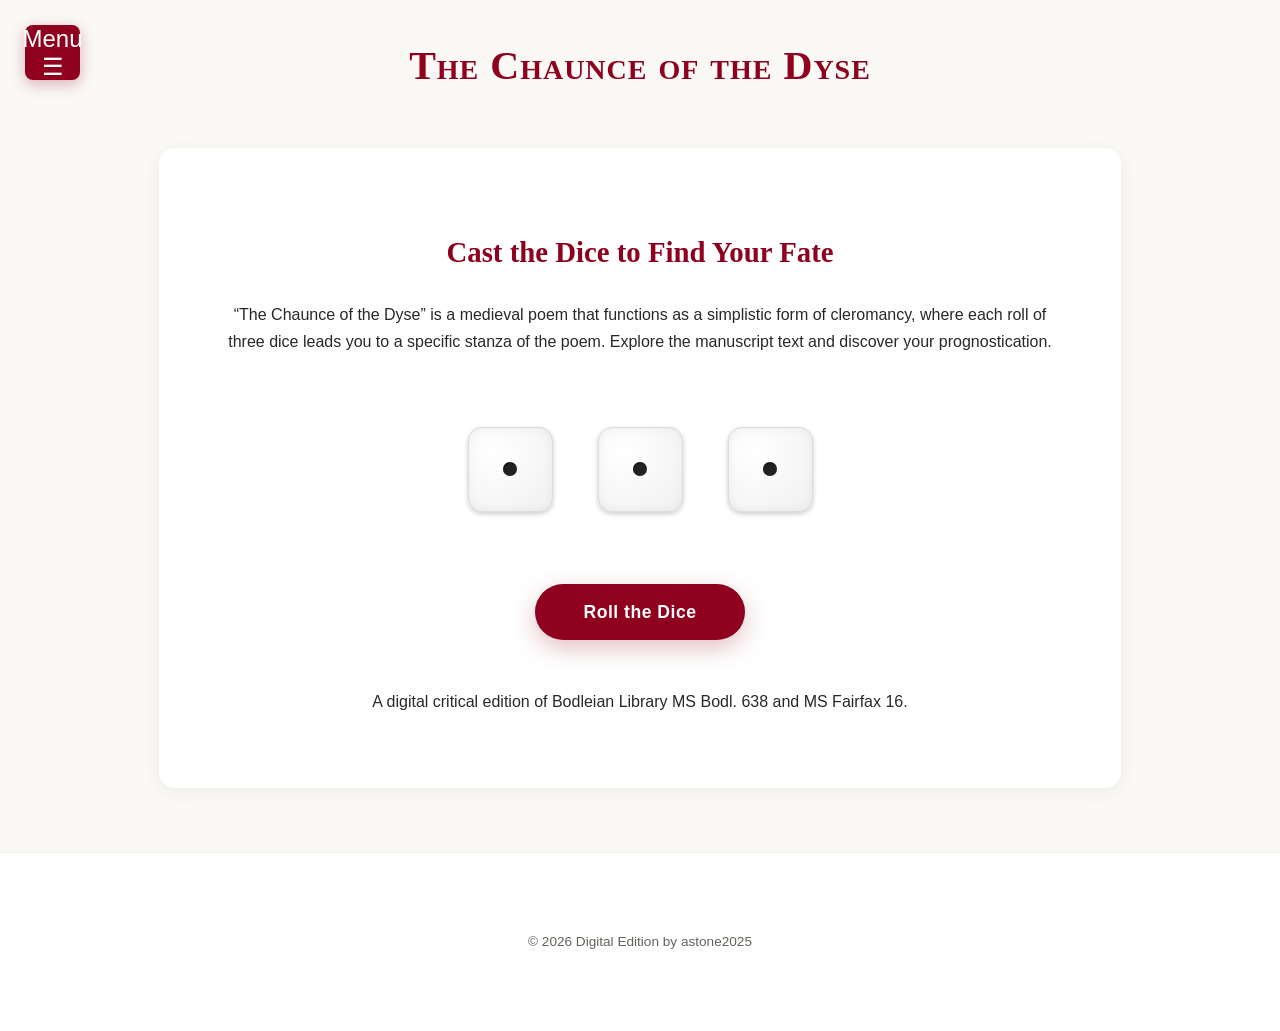
<file: index.html>
<!DOCTYPE html>
<html lang="en">
<head>
    <meta charset="UTF-8">
    <meta name="viewport" content="width=device-width, initial-scale=1.0">
    <meta http-equiv="X-UA-Compatible" content="ie=edge">
    <title>The Chaunce of the Dyse - Digital Edition</title>
    <link rel="stylesheet" href="css/style.css?v=1.5">
    <script src="js/nav.js?v=1.5" defer></script>
    <script src="js/dice.js?v=1.5" defer></script>
</head>
<body>
    <header>
        <h1>The Chaunce of the Dyse</h1>
        <nav>
            <button class="menu-button" aria-expanded="false" aria-label="Navigation Menu">Menu ☰</button>
            <ul class="nav-links">
                <li><a href="index.html">Home</a></li>
                <li><a href="poem.html">The Poem</a></li>
                <li><a href="context.html">Manuscript Context</a></li>
                <li><a href="glossary.html">Glossary</a></li>
                <li><a href="bibliography.html">Bibliography</a></li>
                <li><a href="development.html">Project Development</a></li>
            </ul>
        </nav>
    </header>

    <main class="container">
        <section class="welcome">
            <h2>Cast the Dice to Find Your Fate</h2>
            <p>“The Chaunce of the Dyse” is a medieval poem that functions as a simplistic form of cleromancy, where each roll of three dice leads you to a specific stanza of the poem. Explore the manuscript text and discover your prognostication.</p>
        </section>

        <div class="dice-container">
            <div class="die-scene">
                <div id="die1" class="die-cube">
                    <div class="die-face face-1"><span class="pip"></span></div>
                    <div class="die-face face-2"><span class="pip"></span><span class="pip"></span></div>
                    <div class="die-face face-3"><span class="pip"></span><span class="pip"></span><span class="pip"></span></div>
                    <div class="die-face face-4"><span class="pip"></span><span class="pip"></span><span class="pip"></span><span class="pip"></span></div>
                    <div class="die-face face-5"><span class="pip"></span><span class="pip"></span><span class="pip"></span><span class="pip"></span><span class="pip"></span></div>
                    <div class="die-face face-6"><span class="pip"></span><span class="pip"></span><span class="pip"></span><span class="pip"></span><span class="pip"></span><span class="pip"></span></div>
                </div>
            </div>
            <div class="die-scene">
                <div id="die2" class="die-cube">
                    <div class="die-face face-1"><span class="pip"></span></div>
                    <div class="die-face face-2"><span class="pip"></span><span class="pip"></span></div>
                    <div class="die-face face-3"><span class="pip"></span><span class="pip"></span><span class="pip"></span></div>
                    <div class="die-face face-4"><span class="pip"></span><span class="pip"></span><span class="pip"></span><span class="pip"></span></div>
                    <div class="die-face face-5"><span class="pip"></span><span class="pip"></span><span class="pip"></span><span class="pip"></span><span class="pip"></span></div>
                    <div class="die-face face-6"><span class="pip"></span><span class="pip"></span><span class="pip"></span><span class="pip"></span><span class="pip"></span><span class="pip"></span></div>
                </div>
            </div>
            <div class="die-scene">
                <div id="die3" class="die-cube">
                    <div class="die-face face-1"><span class="pip"></span></div>
                    <div class="die-face face-2"><span class="pip"></span><span class="pip"></span></div>
                    <div class="die-face face-3"><span class="pip"></span><span class="pip"></span><span class="pip"></span></div>
                    <div class="die-face face-4"><span class="pip"></span><span class="pip"></span><span class="pip"></span><span class="pip"></span></div>
                    <div class="die-face face-5"><span class="pip"></span><span class="pip"></span><span class="pip"></span><span class="pip"></span><span class="pip"></span></div>
                    <div class="die-face face-6"><span class="pip"></span><span class="pip"></span><span class="pip"></span><span class="pip"></span><span class="pip"></span><span class="pip"></span></div>
                </div>
            </div>
        </div>
        
        <button id="roll-button" class="roll-button">Roll the Dice</button>

        <section style="margin-top: 3rem; text-align: center;">
            <p>A digital critical edition of Bodleian Library MS Bodl. 638 and MS Fairfax 16.</p>
        </section>
    </main>

    <footer>
        <p>&copy; 2026 Digital Edition by astone2025</p>
    </footer>
</body>
</html>
</file>
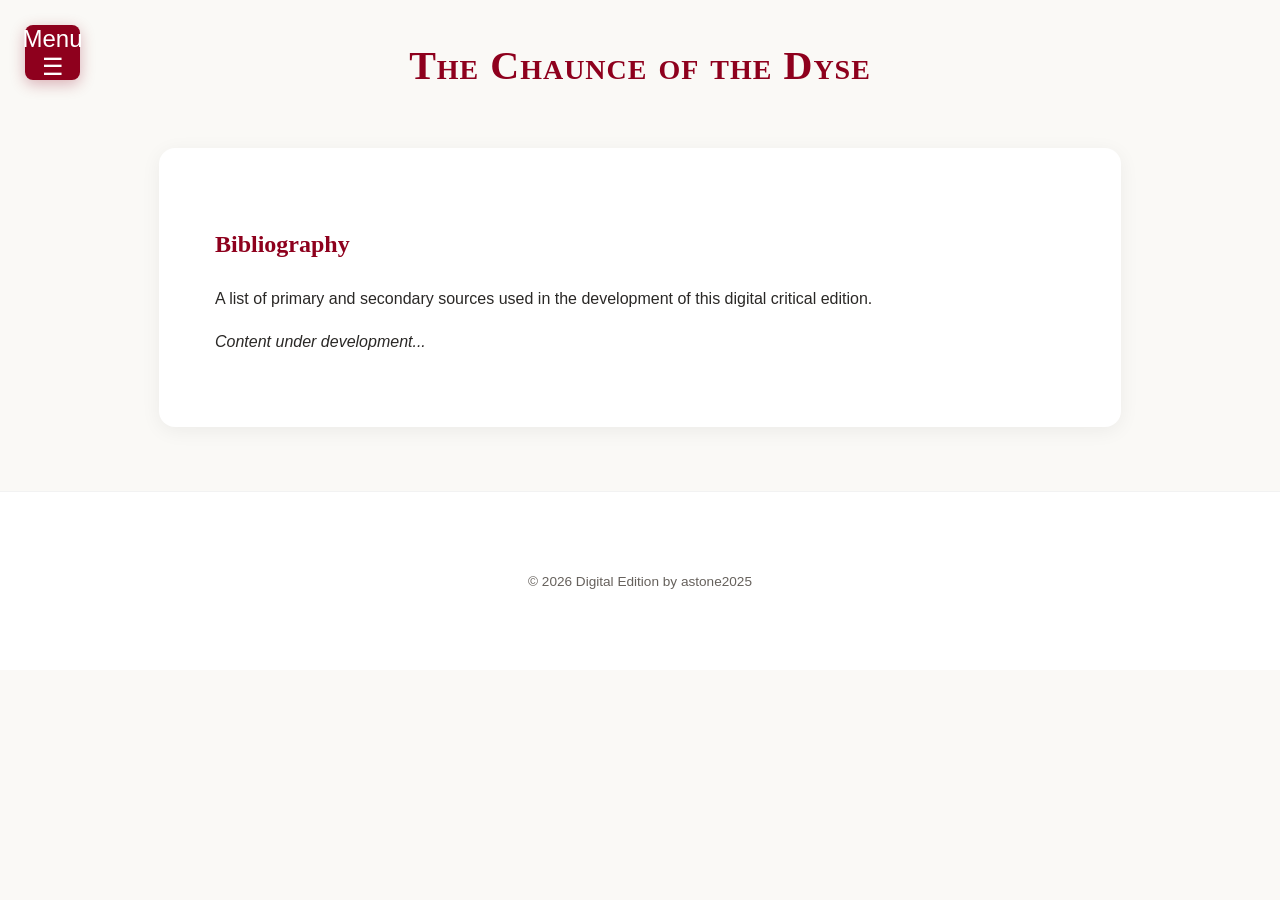
<file: bibliography.html>
<!DOCTYPE html>
<html lang="en">
<head>
    <meta charset="UTF-8">
    <meta name="viewport" content="width=device-width, initial-scale=1.0">
    <meta http-equiv="X-UA-Compatible" content="ie=edge">
    <title>Bibliography - The Chaunce of the Dyse</title>
    <link rel="stylesheet" href="css/style.css?v=1.5">
    <script src="js/nav.js?v=1.5" defer></script>
</head>
<body>
    <header>
        <h1>The Chaunce of the Dyse</h1>
        <nav>
            <button class="menu-button" aria-expanded="false" aria-label="Navigation Menu">Menu ☰</button>
            <ul class="nav-links">
                <li><a href="index.html">Home</a></li>
                <li><a href="poem.html">The Poem</a></li>
                <li><a href="context.html">Manuscript Context</a></li>
                <li><a href="glossary.html">Glossary</a></li>
                <li><a href="bibliography.html">Bibliography</a></li>
                <li><a href="development.html">Project Development</a></li>
            </ul>
        </nav>
    </header>

    <main class="container">
        <h2>Bibliography</h2>
        <p>A list of primary and secondary sources used in the development of this digital critical edition.</p>
        <p><em>Content under development...</em></p>
    </main>

    <footer>
        <p>&copy; 2026 Digital Edition by astone2025</p>
    </footer>
</body>
</html>
</file>
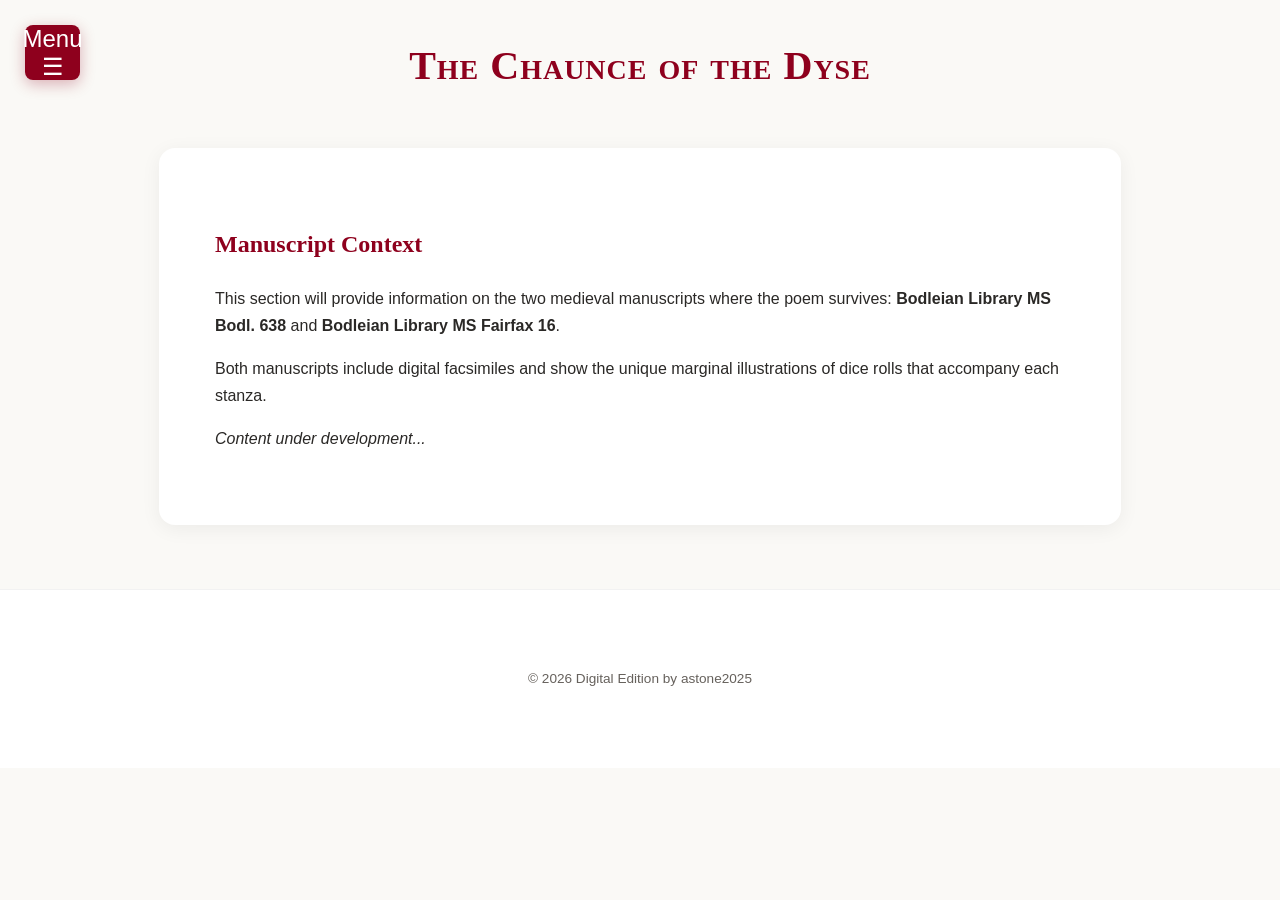
<file: context.html>
<!DOCTYPE html>
<html lang="en">
<head>
    <meta charset="UTF-8">
    <meta name="viewport" content="width=device-width, initial-scale=1.0">
    <meta http-equiv="X-UA-Compatible" content="ie=edge">
    <title>Manuscript Context - The Chaunce of the Dyse</title>
    <link rel="stylesheet" href="css/style.css?v=1.5">
    <script src="js/nav.js?v=1.5" defer></script>
</head>
<body>
    <header>
        <h1>The Chaunce of the Dyse</h1>
        <nav>
            <button class="menu-button" aria-expanded="false" aria-label="Navigation Menu">Menu ☰</button>
            <ul class="nav-links">
                <li><a href="index.html">Home</a></li>
                <li><a href="poem.html">The Poem</a></li>
                <li><a href="context.html">Manuscript Context</a></li>
                <li><a href="glossary.html">Glossary</a></li>
                <li><a href="bibliography.html">Bibliography</a></li>
                <li><a href="development.html">Project Development</a></li>
            </ul>
        </nav>
    </header>

    <main class="container">
        <h2>Manuscript Context</h2>
        <p>This section will provide information on the two medieval manuscripts where the poem survives: <strong>Bodleian Library MS Bodl. 638</strong> and <strong>Bodleian Library MS Fairfax 16</strong>.</p>
        <p>Both manuscripts include digital facsimiles and show the unique marginal illustrations of dice rolls that accompany each stanza.</p>
        <p><em>Content under development...</em></p>
    </main>

    <footer>
        <p>&copy; 2026 Digital Edition by astone2025</p>
    </footer>
</body>
</html>
</file>
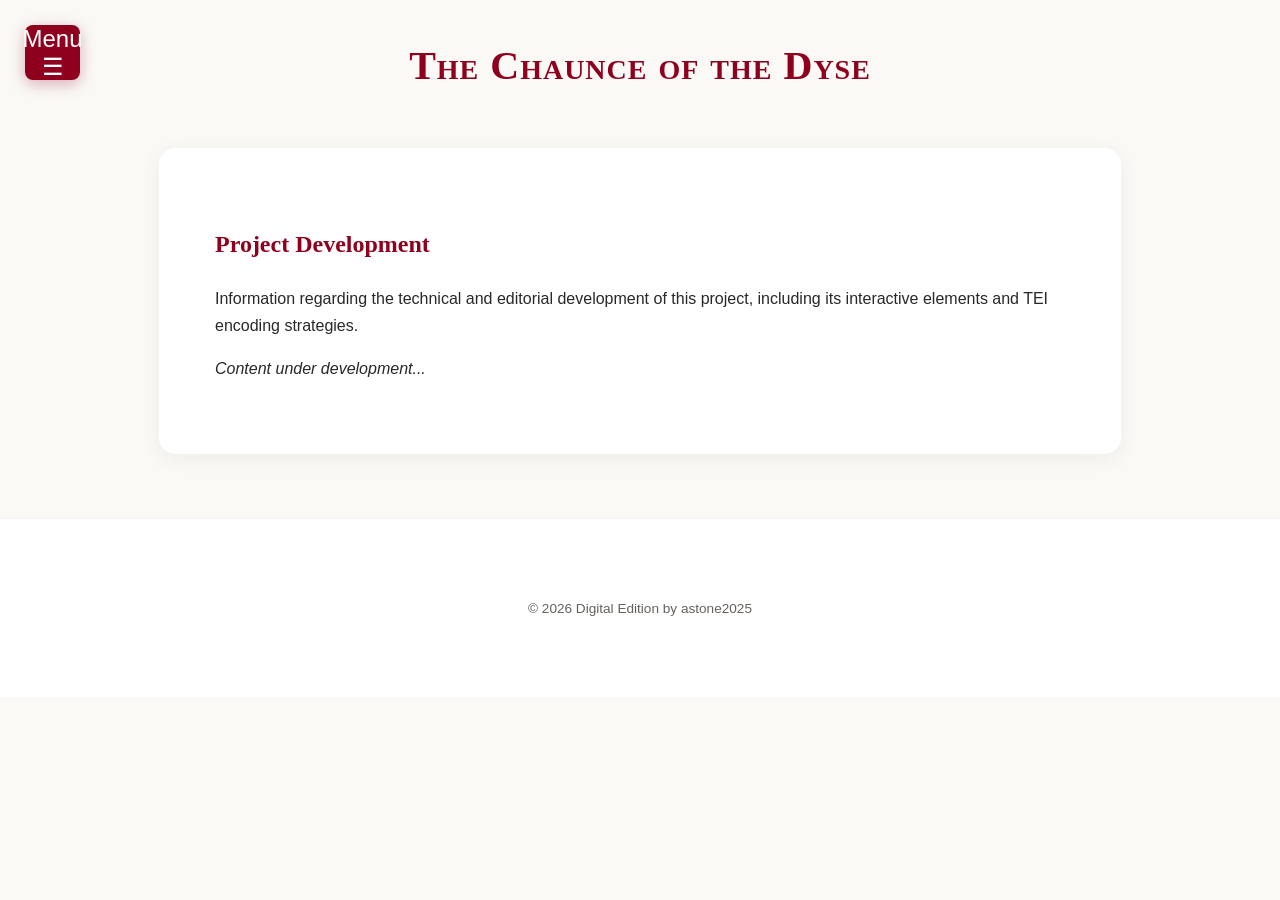
<file: development.html>
<!DOCTYPE html>
<html lang="en">
<head>
    <meta charset="UTF-8">
    <meta name="viewport" content="width=device-width, initial-scale=1.0">
    <meta http-equiv="X-UA-Compatible" content="ie=edge">
    <title>Project Development - The Chaunce of the Dyse</title>
    <link rel="stylesheet" href="css/style.css?v=1.5">
    <script src="js/nav.js?v=1.5" defer></script>
</head>
<body>
    <header>
        <h1>The Chaunce of the Dyse</h1>
        <nav>
            <button class="menu-button" aria-expanded="false" aria-label="Navigation Menu">Menu ☰</button>
            <ul class="nav-links">
                <li><a href="index.html">Home</a></li>
                <li><a href="poem.html">The Poem</a></li>
                <li><a href="context.html">Manuscript Context</a></li>
                <li><a href="glossary.html">Glossary</a></li>
                <li><a href="bibliography.html">Bibliography</a></li>
                <li><a href="development.html">Project Development</a></li>
            </ul>
        </nav>
    </header>

    <main class="container">
        <h2>Project Development</h2>
        <p>Information regarding the technical and editorial development of this project, including its interactive elements and TEI encoding strategies.</p>
        <p><em>Content under development...</em></p>
    </main>

    <footer>
        <p>&copy; 2026 Digital Edition by astone2025</p>
    </footer>
</body>
</html>
</file>
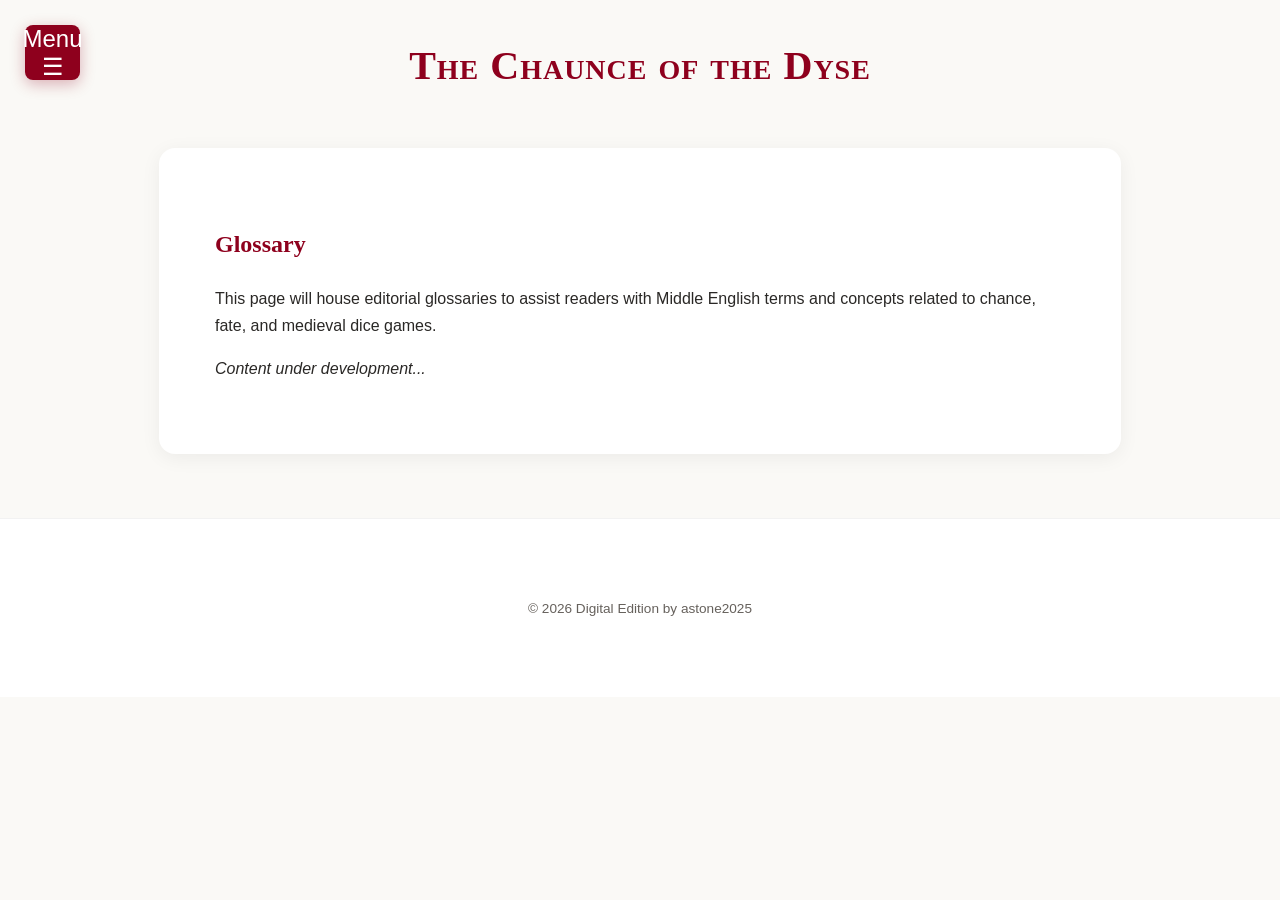
<file: glossary.html>
<!DOCTYPE html>
<html lang="en">
<head>
    <meta charset="UTF-8">
    <meta name="viewport" content="width=device-width, initial-scale=1.0">
    <meta http-equiv="X-UA-Compatible" content="ie=edge">
    <title>Glossary - The Chaunce of the Dyse</title>
    <link rel="stylesheet" href="css/style.css?v=1.5">
    <script src="js/nav.js?v=1.5" defer></script>
</head>
<body>
    <header>
        <h1>The Chaunce of the Dyse</h1>
        <nav>
            <button class="menu-button" aria-expanded="false" aria-label="Navigation Menu">Menu ☰</button>
            <ul class="nav-links">
                <li><a href="index.html">Home</a></li>
                <li><a href="poem.html">The Poem</a></li>
                <li><a href="context.html">Manuscript Context</a></li>
                <li><a href="glossary.html">Glossary</a></li>
                <li><a href="bibliography.html">Bibliography</a></li>
                <li><a href="development.html">Project Development</a></li>
            </ul>
        </nav>
    </header>

    <main class="container">
        <h2>Glossary</h2>
        <p>This page will house editorial glossaries to assist readers with Middle English terms and concepts related to chance, fate, and medieval dice games.</p>
        <p><em>Content under development...</em></p>
    </main>

    <footer>
        <p>&copy; 2026 Digital Edition by astone2025</p>
    </footer>
</body>
</html>
</file>
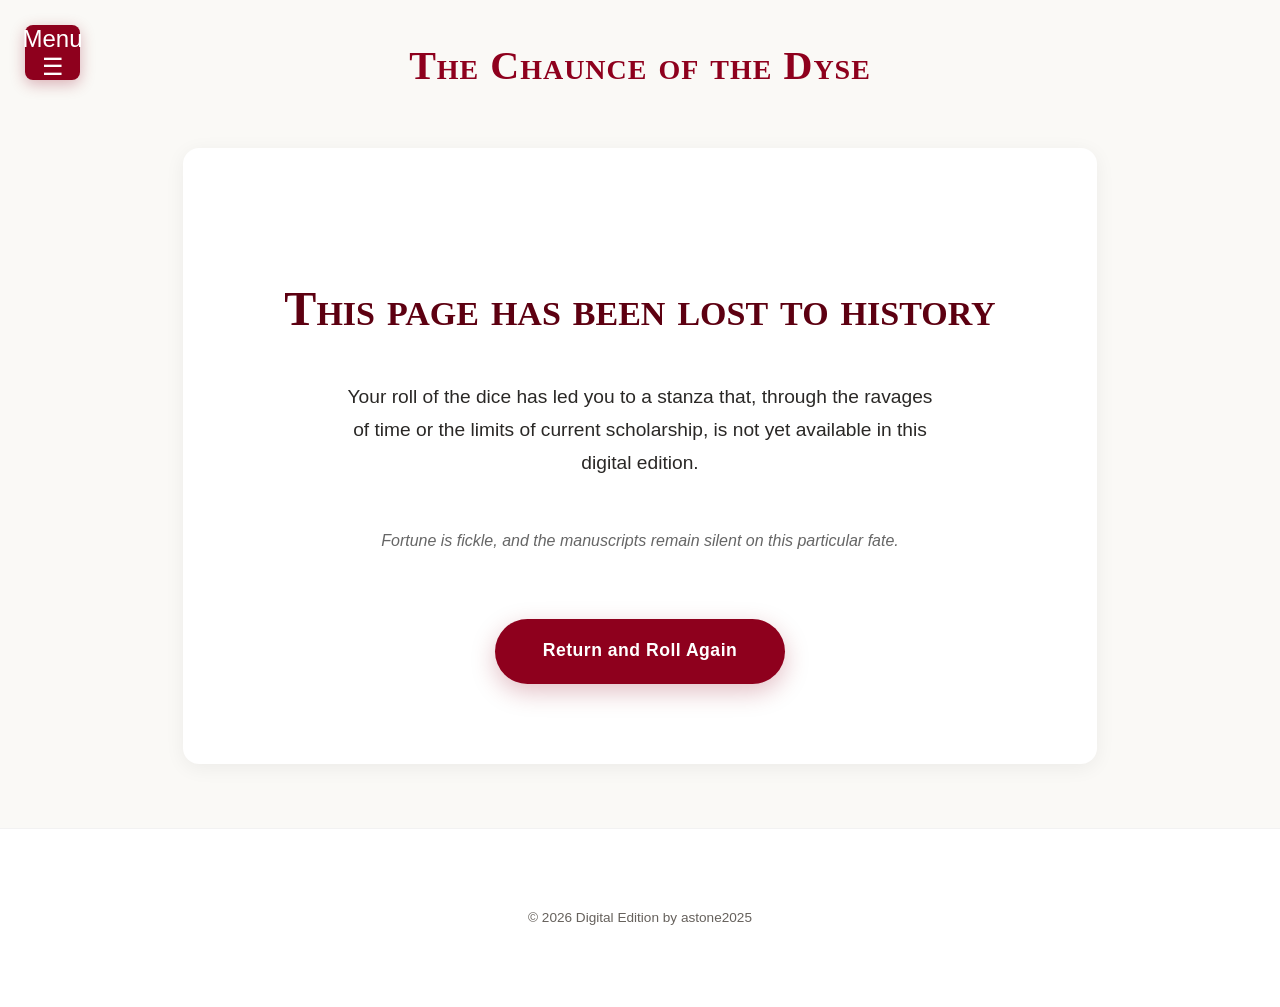
<file: lost.html>
<!DOCTYPE html>
<html lang="en">
<head>
    <meta charset="UTF-8">
    <meta name="viewport" content="width=device-width, initial-scale=1.0">
    <meta http-equiv="X-UA-Compatible" content="ie=edge">
    <title>Lost to History - The Chaunce of the Dyse</title>
    <link rel="stylesheet" href="css/style.css?v=1.5">
    <script src="js/nav.js?v=1.5" defer></script>
</head>
<body>
    <header>
        <h1>The Chaunce of the Dyse</h1>
        <nav>
            <button class="menu-button" aria-expanded="false" aria-label="Navigation Menu">Menu ☰</button>
            <ul class="nav-links">
                <li><a href="index.html">Home</a></li>
                <li><a href="poem.html">The Poem</a></li>
                <li><a href="context.html">Manuscript Context</a></li>
                <li><a href="glossary.html">Glossary</a></li>
                <li><a href="bibliography.html">Bibliography</a></li>
                <li><a href="development.html">Project Development</a></li>
            </ul>
        </nav>
    </header>

    <main class="container" style="text-align: center; padding: 5rem 2rem;">
        <h2 style="font-size: 3rem; margin-bottom: 2rem; color: #5d0011; font-variant: small-caps;">This page has been lost to history</h2>
        <p style="font-size: 1.2rem; max-width: 600px; margin: 0 auto 3rem;">Your roll of the dice has led you to a stanza that, through the ravages of time or the limits of current scholarship, is not yet available in this digital edition.</p>
        <p style="font-style: italic; color: #666; margin-bottom: 4rem;">Fortune is fickle, and the manuscripts remain silent on this particular fate.</p>
        
        <a href="index.html" class="roll-button" style="text-decoration: none; display: inline-block;">Return and Roll Again</a>
    </main>

    <footer>
        <p>&copy; 2026 Digital Edition by astone2025</p>
    </footer>
</body>
</html>
</file>
<file: css/style.css>
/* Global Modern Reset & Typography */
:root {
    --primary-red: #8e001d; /* Refined manuscript red */
    --accent-gold: #c5a059;
    --bg-light: #faf9f6; /* Modern off-white / Alabaster */
    --text-dark: #2a2826;
    --text-muted: #66615c;
    --card-bg: #ffffff;
    --shadow-soft: 0 4px 20px rgba(0, 0, 0, 0.06);
    --shadow-hover: 0 10px 30px rgba(0, 0, 0, 0.12);
}

body {
    background-color: var(--bg-light);
    color: var(--text-dark);
    font-family: 'Inter', -apple-system, BlinkMacSystemFont, 'Segoe UI', Roboto, sans-serif;
    margin: 0;
    padding: 0;
    line-height: 1.7;
    overflow-x: hidden;
}

h1, h2, h3, h4 {
    font-family: 'Georgia', 'Playfair Display', serif;
    font-weight: 700;
    color: var(--primary-red);
}

/* Header & Floating Menu */
header {
    background: transparent;
    padding: 2rem;
    text-align: center;
}

header h1 {
    margin: 0;
    font-size: 2.5rem;
    font-variant: small-caps;
    letter-spacing: 1px;
}

nav {
    position: fixed;
    top: 25px;
    left: 25px;
    z-index: 2000;
}

.menu-button {
    width: 55px;
    height: 55px;
    background-color: var(--primary-red);
    color: #ffffff;
    border: none;
    border-radius: 8px; /* Modern square with slight rounding */
    cursor: pointer;
    font-size: 1.5rem;
    display: flex;
    align-items: center;
    justify-content: center;
    box-shadow: 0 4px 15px rgba(142, 0, 29, 0.3);
    transition: all 0.3s cubic-bezier(0.175, 0.885, 0.32, 1.275);
}

.menu-button:hover {
    transform: scale(1.05);
    background-color: #a50022;
    box-shadow: 0 6px 20px rgba(142, 0, 29, 0.4);
}

.nav-links {
    display: none;
    position: absolute;
    top: 65px;
    left: 0;
    background-color: var(--card-bg);
    list-style: none;
    padding: 0.5rem 0;
    margin: 0;
    width: 240px;
    border-radius: 12px;
    box-shadow: var(--shadow-hover);
    border: 1px solid rgba(0,0,0,0.05);
    overflow: hidden;
}

.nav-links.active {
    display: block;
    animation: fadeInDown 0.3s ease-out;
}

.nav-links li a {
    color: var(--text-dark);
    text-decoration: none;
    padding: 0.8rem 1.5rem;
    display: block;
    font-size: 0.95rem;
    font-weight: 500;
    transition: all 0.2s;
}

.nav-links li a:hover {
    background-color: #f8f8f8;
    color: var(--primary-red);
    padding-left: 1.8rem;
}

@keyframes fadeInDown {
    from { opacity: 0; transform: translateY(-10px); }
    to { opacity: 1; transform: translateY(0); }
}

/* Content Container */
.container {
    max-width: 850px;
    margin: 1rem auto 4rem;
    padding: 3.5rem;
    background-color: var(--card-bg);
    border-radius: 16px;
    box-shadow: var(--shadow-soft);
}

.welcome {
    text-align: center;
    margin-bottom: 3rem;
}

.welcome h2 {
    font-size: 1.8rem;
    margin-bottom: 1.5rem;
}

/* 3D Dice Roller Modern Styling */
.dice-container {
    display: flex;
    justify-content: center;
    gap: 45px;
    margin: 4.5rem 0;
    perspective: 1000px;
}

.die-scene {
    width: 85px;
    height: 85px;
}

.die-cube {
    width: 100%;
    height: 100%;
    position: relative;
    transform-style: preserve-3d;
    transform: translateZ(-42.5px);
    transition: transform 1.5s cubic-bezier(0.19, 1, 0.22, 1);
}

.die-face {
    position: absolute;
    width: 85px;
    height: 85px;
    background: radial-gradient(circle at 30% 30%, #ffffff 0%, #f0f0f0 100%);
    border: 1px solid #dcdcdc;
    border-radius: 14px;
    display: grid;
    grid-template: repeat(3, 1fr) / repeat(3, 1fr);
    padding: 12px;
    box-sizing: border-box;
    box-shadow: inset 0 0 10px rgba(0,0,0,0.05), 0 2px 5px rgba(0,0,0,0.1);
    content-visibility: auto; /* Version 1.5 Identifier */
}

.pip {
    background-color: #222; /* Traditional black pips */
    width: 14px;
    height: 14px;
    border-radius: 50%;
    align-self: center;
    justify-self: center;
    box-shadow: inset 1px 1px 2px rgba(0,0,0,0.4); /* Gives pips a "drilled" look */
}

/* Face transformations */
.face-1 { transform: rotateY(0deg) translateZ(42.5px); }
.face-2 { transform: rotateY(180deg) translateZ(42.5px); }
.face-3 { transform: rotateY(90deg) translateZ(42.5px); }
.face-4 { transform: rotateY(-90deg) translateZ(42.5px); }
.face-5 { transform: rotateX(90deg) translateZ(42.5px); }
.face-6 { transform: rotateX(-90deg) translateZ(42.5px); }

/* Standard Pip placements */
.face-1 .pip:nth-child(1) { grid-area: 2 / 2; }

.face-2 .pip:nth-child(1) { grid-area: 1 / 1; }
.face-2 .pip:nth-child(2) { grid-area: 3 / 3; }

.face-3 .pip:nth-child(1) { grid-area: 1 / 1; }
.face-3 .pip:nth-child(2) { grid-area: 2 / 2; }
.face-3 .pip:nth-child(3) { grid-area: 3 / 3; }

.face-4 .pip:nth-child(1) { grid-area: 1 / 1; }
.face-4 .pip:nth-child(2) { grid-area: 1 / 3; }
.face-4 .pip:nth-child(3) { grid-area: 3 / 1; }
.face-4 .pip:nth-child(4) { grid-area: 3 / 3; }

.face-5 .pip:nth-child(1) { grid-area: 1 / 1; }
.face-5 .pip:nth-child(2) { grid-area: 1 / 3; }
.face-5 .pip:nth-child(3) { grid-area: 2 / 2; }
.face-5 .pip:nth-child(4) { grid-area: 3 / 1; }
.face-5 .pip:nth-child(5) { grid-area: 3 / 3; }

.face-6 .pip:nth-child(1) { grid-area: 1 / 1; }
.face-6 .pip:nth-child(2) { grid-area: 2 / 1; }
.face-6 .pip:nth-child(3) { grid-area: 3 / 1; }
.face-6 .pip:nth-child(4) { grid-area: 1 / 3; }
.face-6 .pip:nth-child(5) { grid-area: 2 / 3; }
.face-6 .pip:nth-child(6) { grid-area: 3 / 3; }

/* Buttons */
.roll-button {
    display: block;
    margin: 0 auto;
    padding: 1.1rem 3rem;
    font-size: 1.1rem;
    background-color: var(--primary-red);
    color: white;
    border: none;
    border-radius: 100px; /* Modern pill button */
    cursor: pointer;
    font-weight: 600;
    letter-spacing: 0.5px;
    box-shadow: 0 8px 25px rgba(142, 0, 29, 0.25);
    transition: all 0.3s;
}

.roll-button:hover {
    transform: translateY(-2px);
    background-color: #a50022;
    box-shadow: 0 12px 30px rgba(142, 0, 29, 0.35);
}

.roll-button:active {
    transform: translateY(0);
}

footer {
    text-align: center;
    padding: 4rem 2rem;
    font-size: 0.85rem;
    color: var(--text-muted);
    border-top: 1px solid rgba(0,0,0,0.05);
    background: #fff;
}

/* Highlight for stanzas */
.highlight-stanza {
    background-color: rgba(142, 0, 29, 0.05);
    border-left: 4px solid var(--primary-red);
    padding: 1.5rem;
    border-radius: 0 8px 8px 0;
    margin: 1rem -1.5rem;
    transition: background-color 2s ease-out;
}

/* TEI Specific Modernization */
tei-lg {
    display: block;
    margin-bottom: 2.5rem;
    padding-left: 1rem;
}

tei-l {
    display: block;
    font-size: 1.1rem;
    margin-bottom: 0.4rem;
}
</file>
